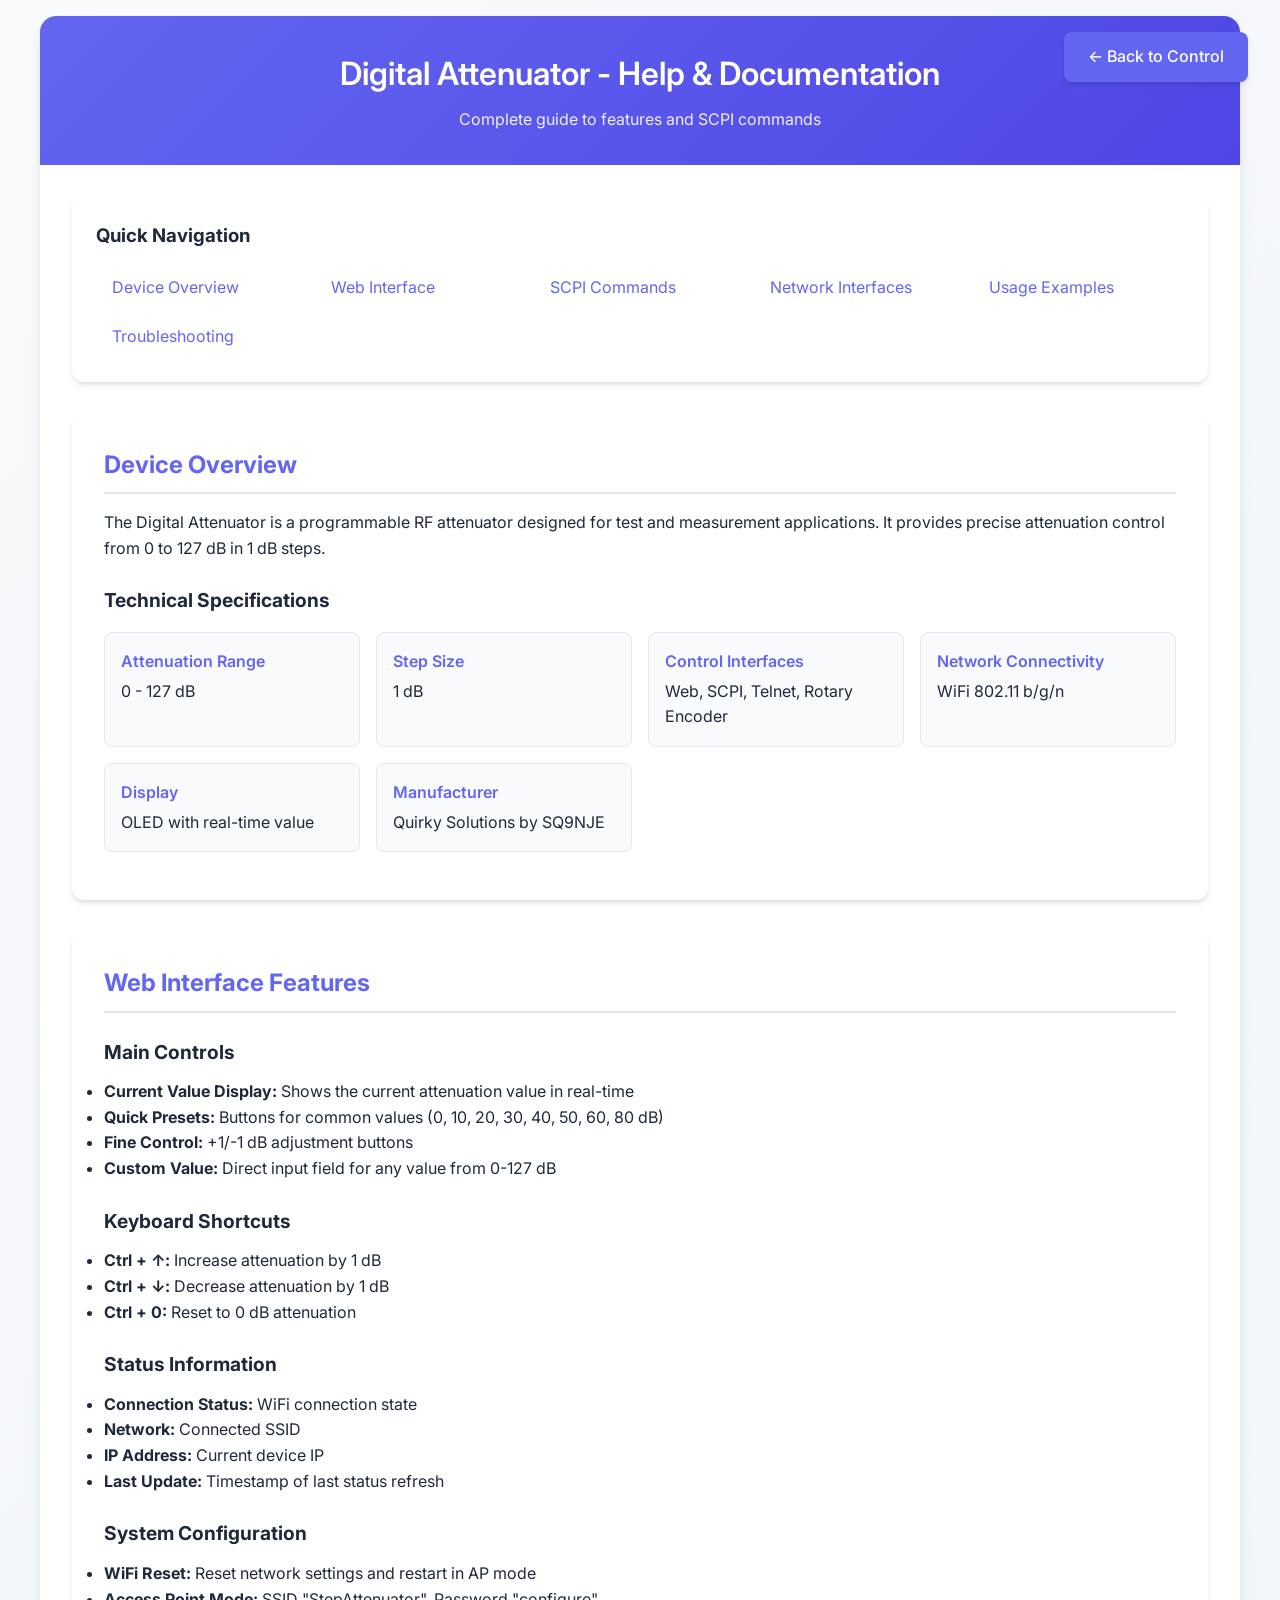
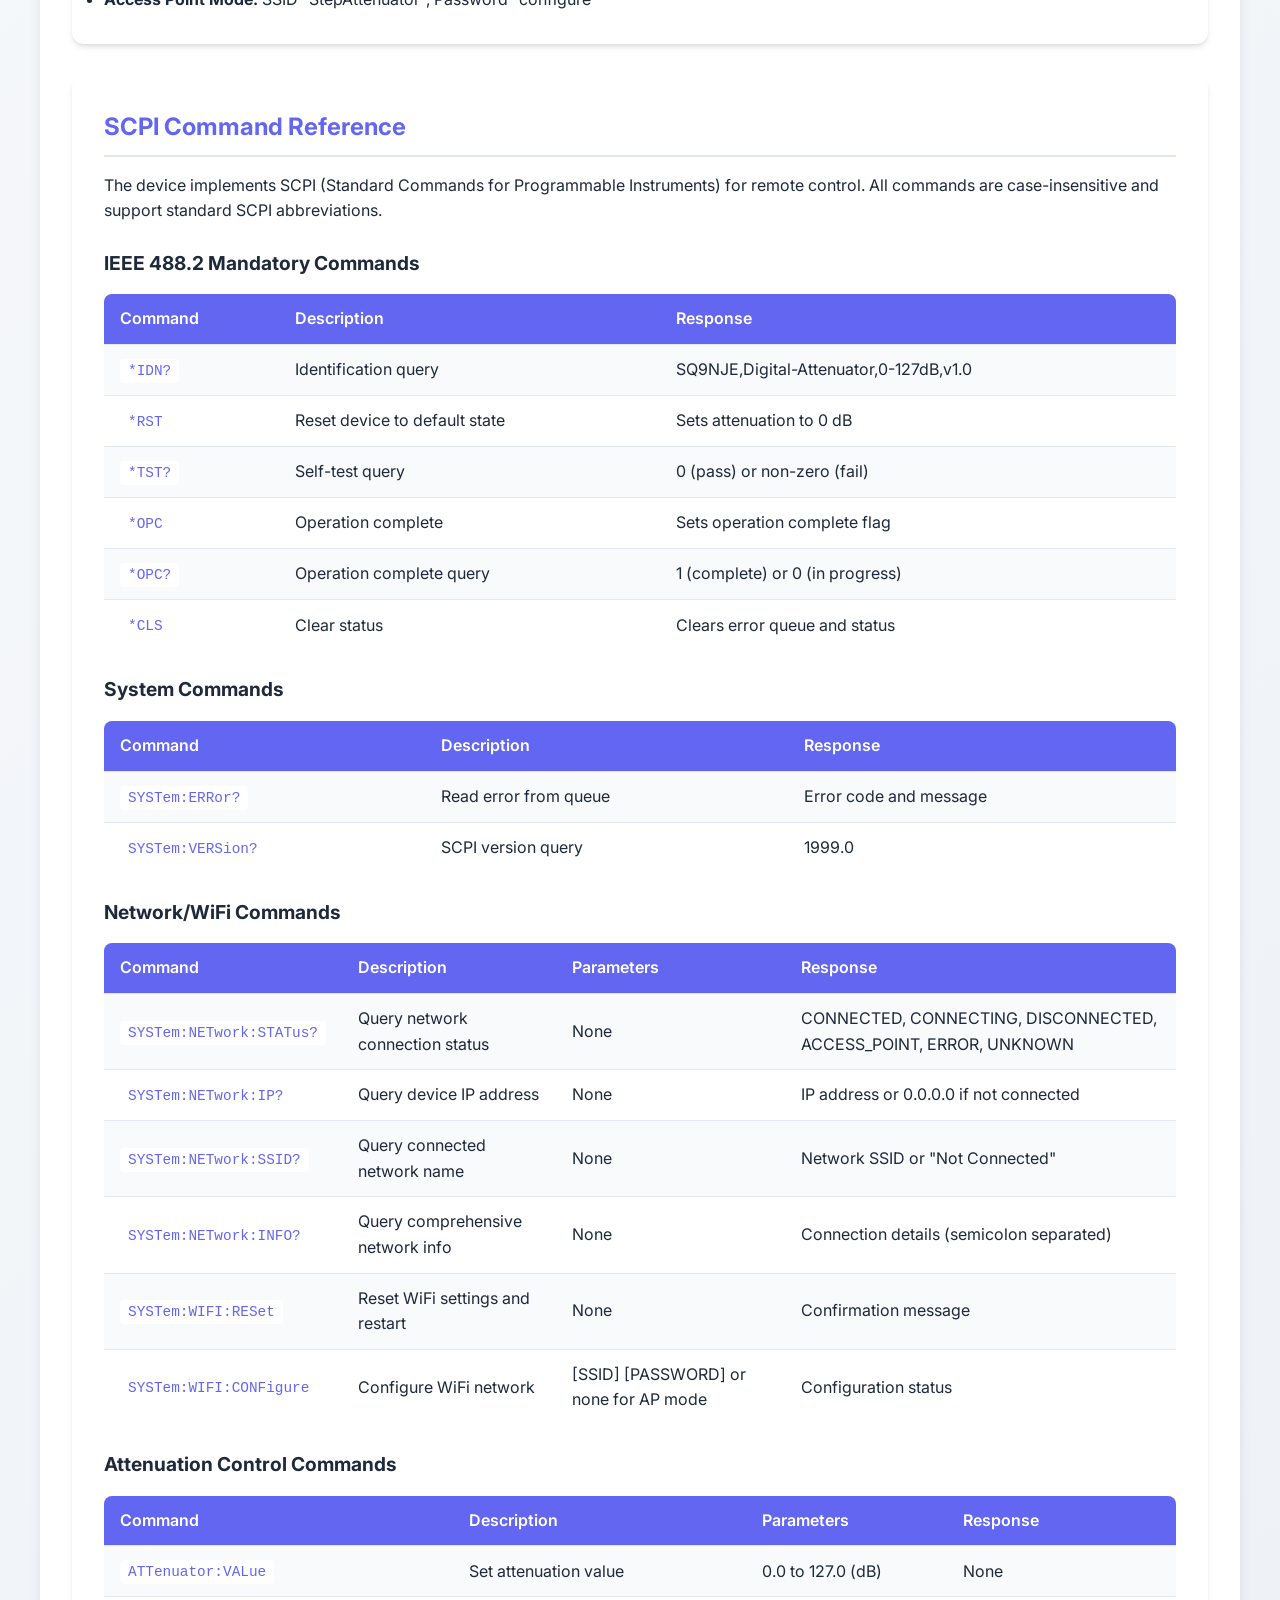
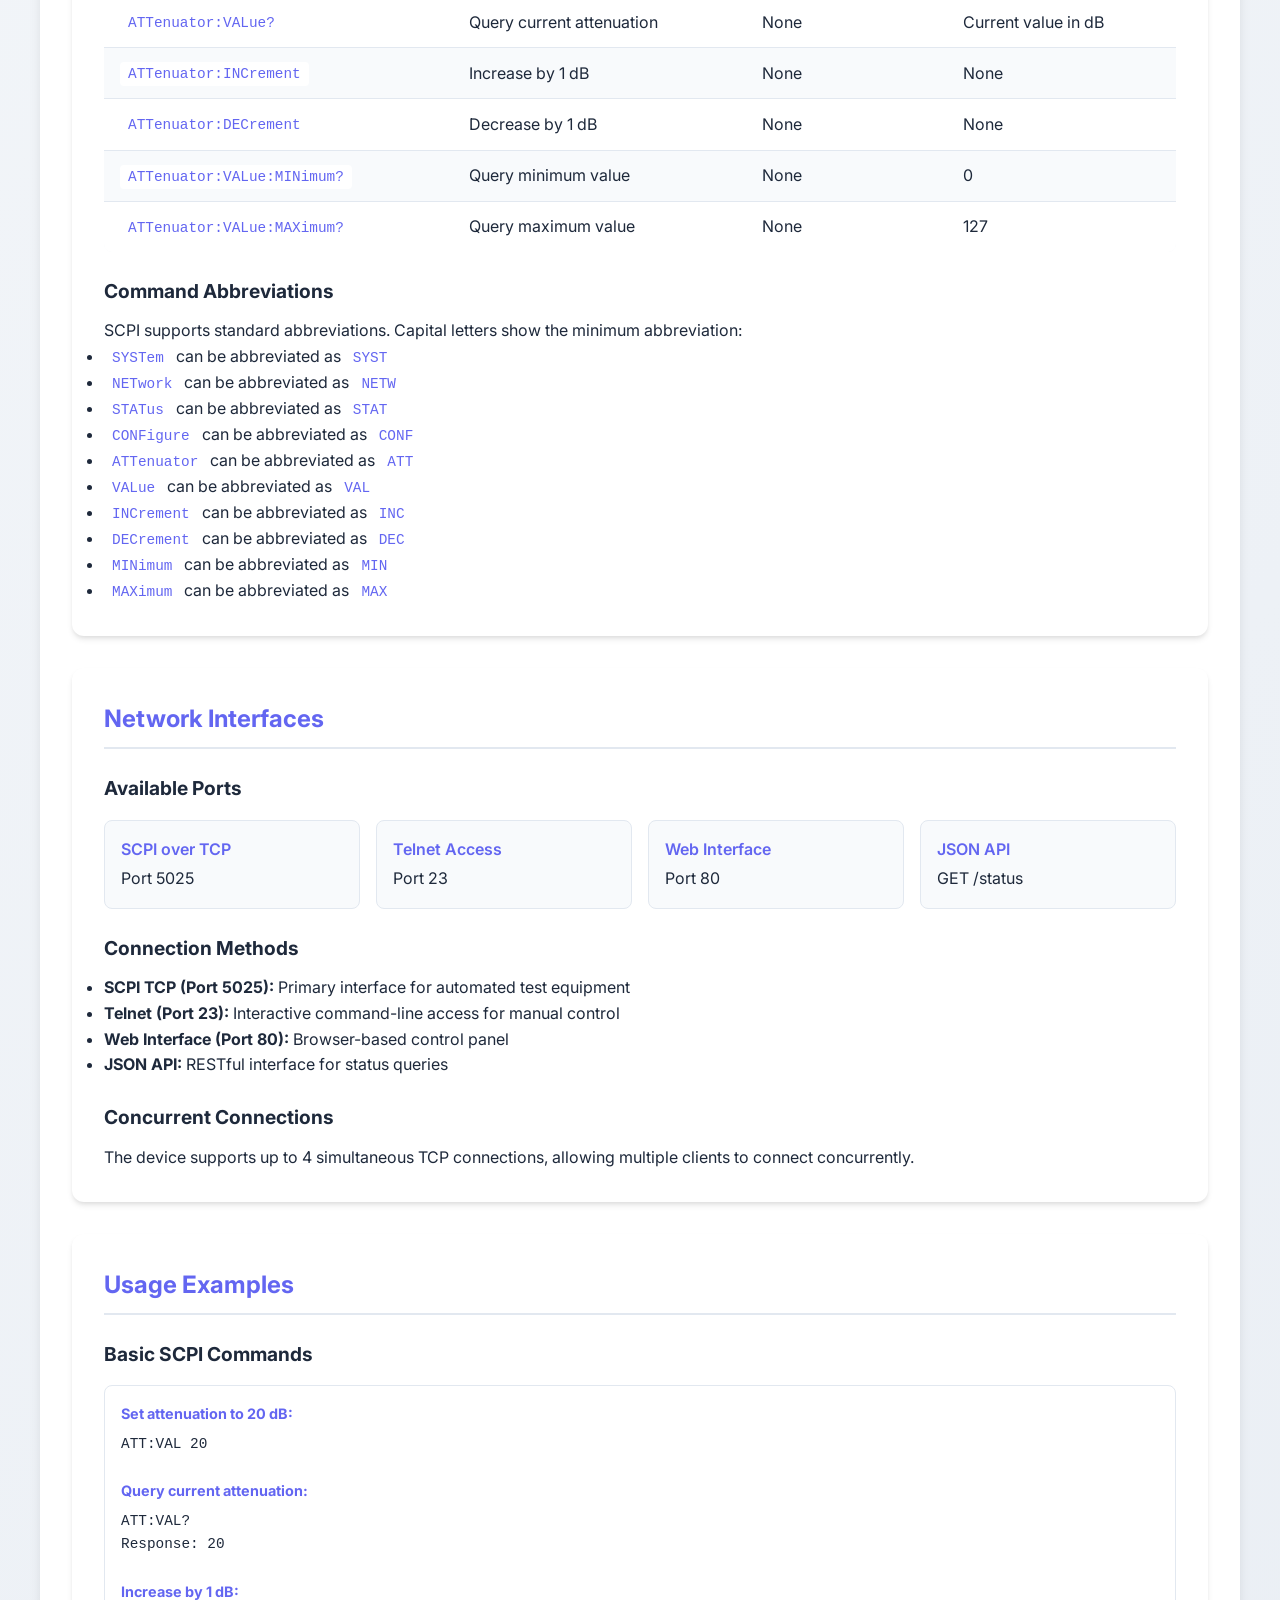
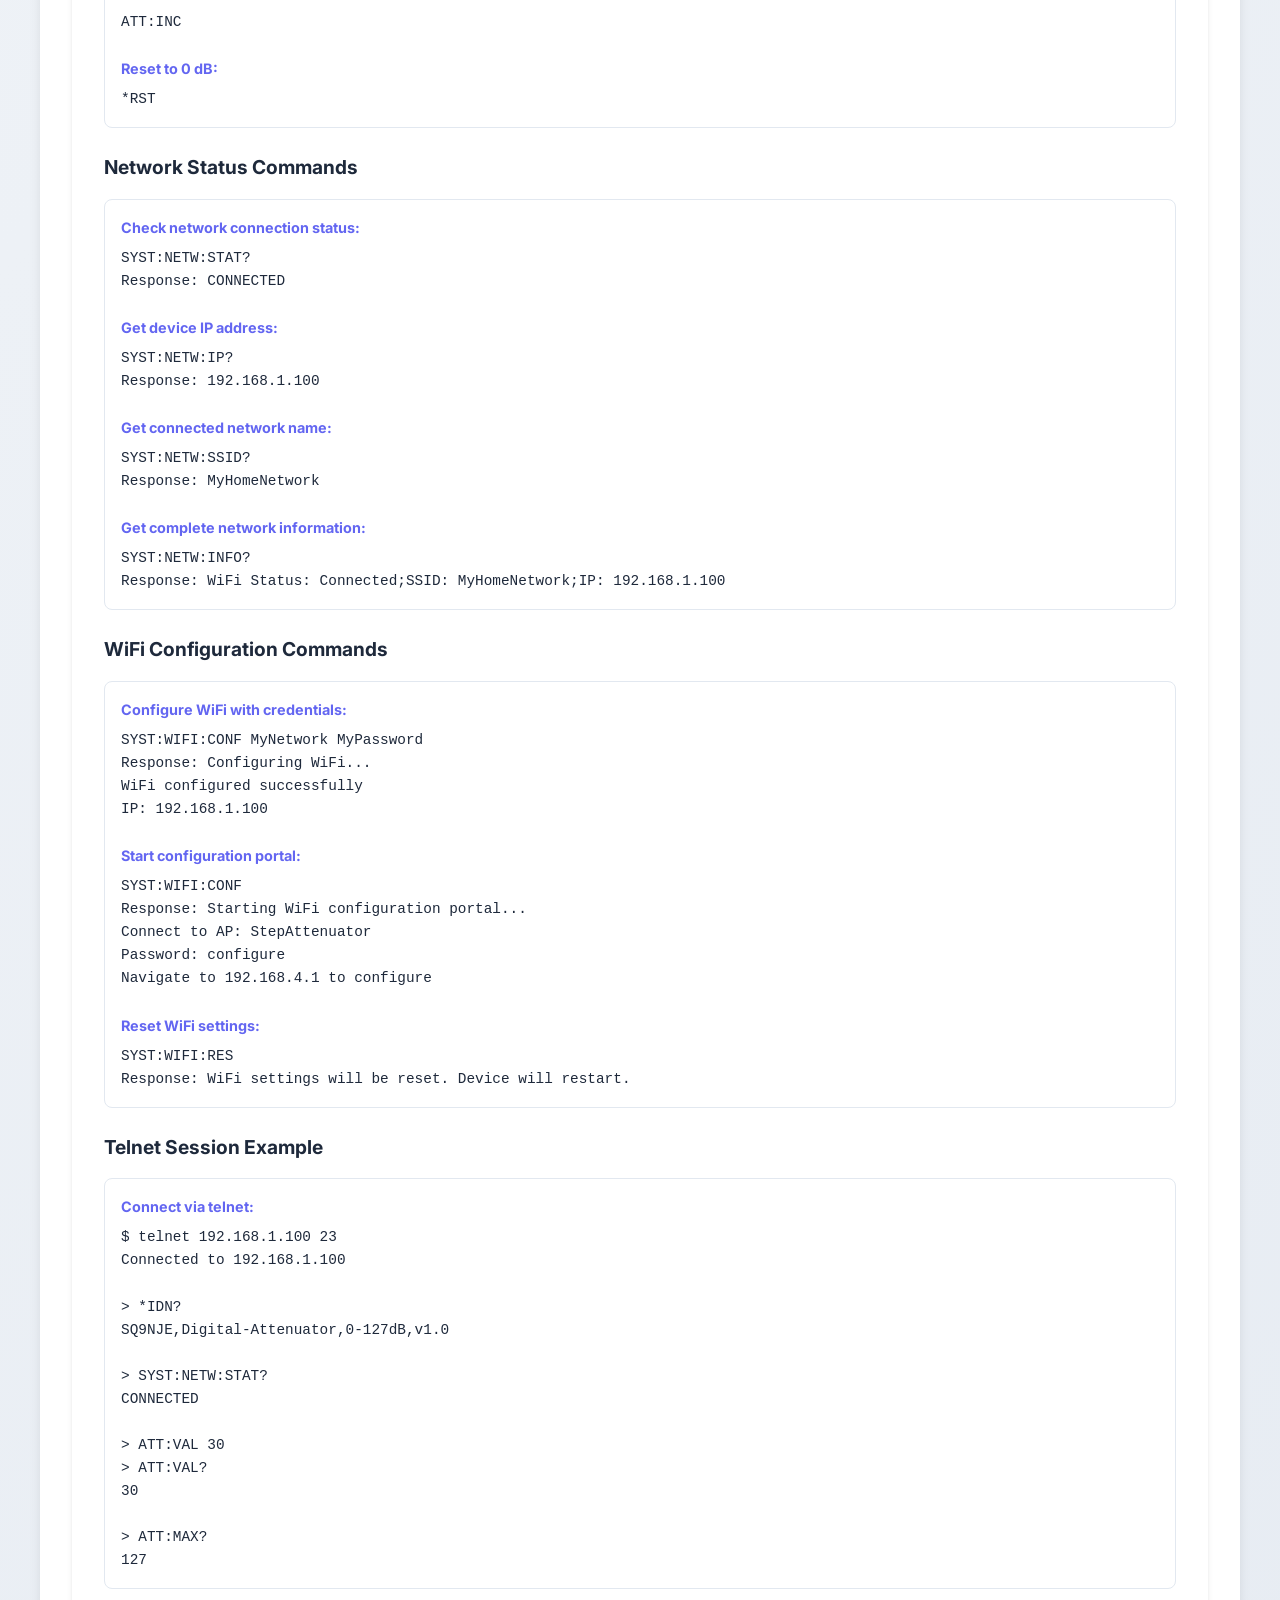
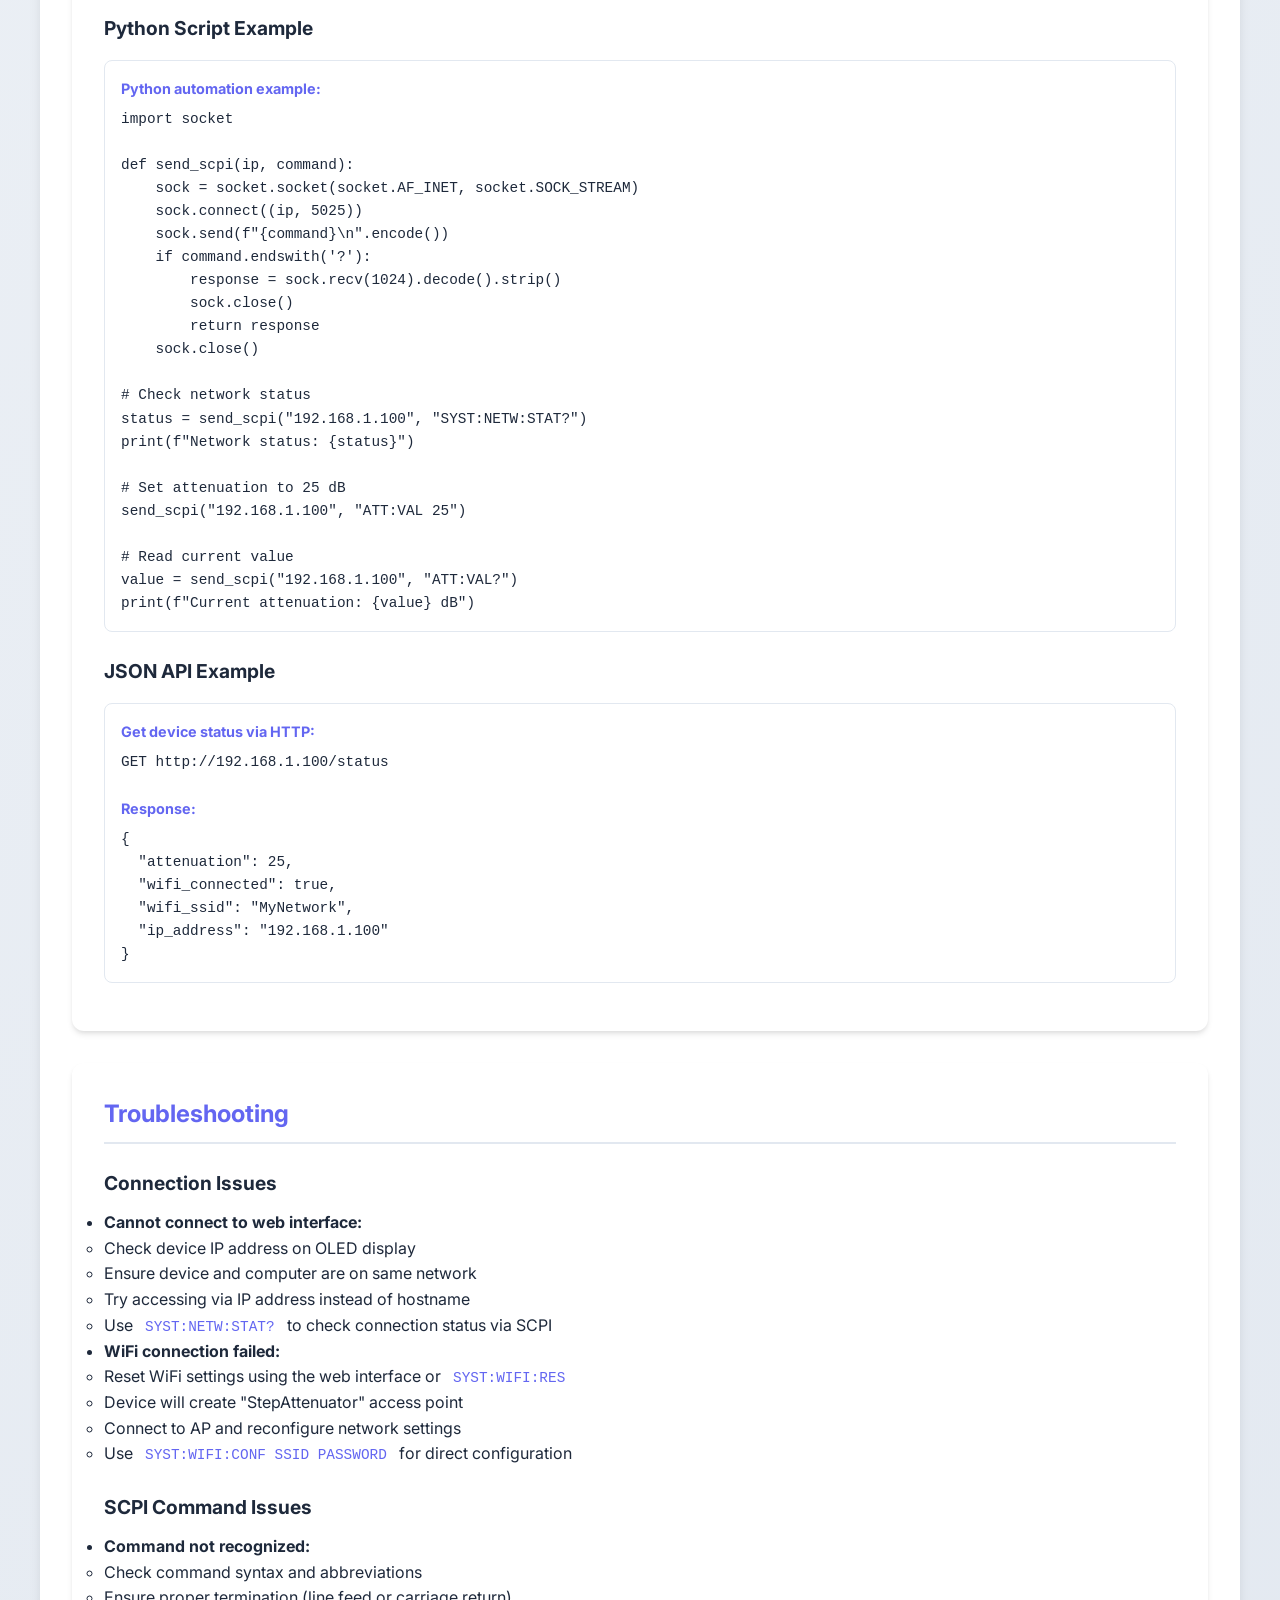
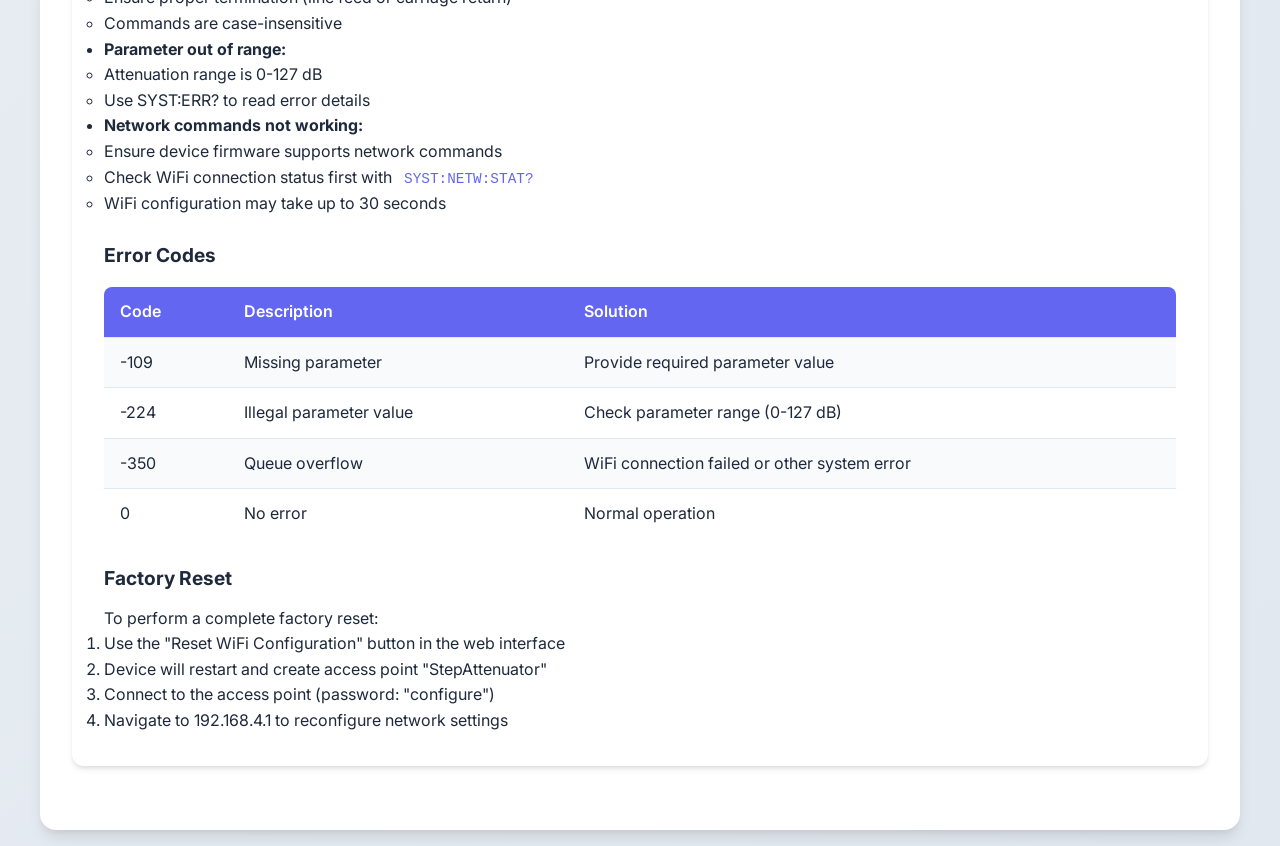
<file: firmware/step_attenuator/data/help.html>
<!DOCTYPE html>
<html>
<head>
    <title>Help - Digital Attenuator</title>
    <meta charset='UTF-8'>
    <meta name='viewport' content='width=device-width, initial-scale=1'>
    <link rel="preconnect" href="https://fonts.googleapis.com">
    <link rel="preconnect" href="https://fonts.gstatic.com" crossorigin>
    <link href="https://fonts.googleapis.com/css2?family=Inter:wght@300;400;500;600;700&display=swap" rel="stylesheet">
    <link rel="stylesheet" href="style.css">
</head>
<body>
    <div class='container'>
        <a href='/' class='back-button'>← Back to Control</a>
        
        <div class='header'>
            <h1>Digital Attenuator - Help & Documentation</h1>
            <p>Complete guide to features and SCPI commands</p>
        </div>
        
        <div class='main-content'>
            <!-- Quick Navigation -->
            <nav class='help-nav'>
                <h3 style='margin-top: 0; margin-bottom: 1rem;'>Quick Navigation</h3>
                <ul>
                    <li><a href='#overview'>Device Overview</a></li>
                    <li><a href='#web-interface'>Web Interface</a></li>
                    <li><a href='#scpi-commands'>SCPI Commands</a></li>
                    <li><a href='#network-interfaces'>Network Interfaces</a></li>
                    <li><a href='#examples'>Usage Examples</a></li>
                    <li><a href='#troubleshooting'>Troubleshooting</a></li>
                </ul>
            </nav>
            
            <!-- Device Overview -->
            <section class='help-section' id='overview'>
                <h2>Device Overview</h2>
                <p>The Digital Attenuator is a programmable RF attenuator designed for test and measurement applications. It provides precise attenuation control from 0 to 127 dB in 1 dB steps.</p>
                
                <h3>Technical Specifications</h3>
                <div class='spec-grid'>
                    <div class='spec-item'>
                        <div class='spec-label'>Attenuation Range</div>
                        <div class='spec-value'>0 - 127 dB</div>
                    </div>
                    <div class='spec-item'>
                        <div class='spec-label'>Step Size</div>
                        <div class='spec-value'>1 dB</div>
                    </div>
                    <div class='spec-item'>
                        <div class='spec-label'>Control Interfaces</div>
                        <div class='spec-value'>Web, SCPI, Telnet, Rotary Encoder</div>
                    </div>
                    <div class='spec-item'>
                        <div class='spec-label'>Network Connectivity</div>
                        <div class='spec-value'>WiFi 802.11 b/g/n</div>
                    </div>
                    <div class='spec-item'>
                        <div class='spec-label'>Display</div>
                        <div class='spec-value'>OLED with real-time value</div>
                    </div>
                    <div class='spec-item'>
                        <div class='spec-label'>Manufacturer</div>
                        <div class='spec-value'>Quirky Solutions by SQ9NJE</div>
                    </div>
                </div>
            </section>
            
            <!-- Web Interface -->
            <section class='help-section' id='web-interface'>
                <h2>Web Interface Features</h2>
                
                <h3>Main Controls</h3>
                <ul>
                    <li><strong>Current Value Display:</strong> Shows the current attenuation value in real-time</li>
                    <li><strong>Quick Presets:</strong> Buttons for common values (0, 10, 20, 30, 40, 50, 60, 80 dB)</li>
                    <li><strong>Fine Control:</strong> +1/-1 dB adjustment buttons</li>
                    <li><strong>Custom Value:</strong> Direct input field for any value from 0-127 dB</li>
                </ul>
                
                <h3>Keyboard Shortcuts</h3>
                <ul>
                    <li><strong>Ctrl + ↑:</strong> Increase attenuation by 1 dB</li>
                    <li><strong>Ctrl + ↓:</strong> Decrease attenuation by 1 dB</li>
                    <li><strong>Ctrl + 0:</strong> Reset to 0 dB attenuation</li>
                </ul>
                
                <h3>Status Information</h3>
                <ul>
                    <li><strong>Connection Status:</strong> WiFi connection state</li>
                    <li><strong>Network:</strong> Connected SSID</li>
                    <li><strong>IP Address:</strong> Current device IP</li>
                    <li><strong>Last Update:</strong> Timestamp of last status refresh</li>
                </ul>
                
                <h3>System Configuration</h3>
                <ul>
                    <li><strong>WiFi Reset:</strong> Reset network settings and restart in AP mode</li>
                    <li><strong>Access Point Mode:</strong> SSID "StepAttenuator", Password "configure"</li>
                </ul>
            </section>
            
            <!-- SCPI Commands -->
            <section class='help-section' id='scpi-commands'>
                <h2>SCPI Command Reference</h2>
                <p>The device implements SCPI (Standard Commands for Programmable Instruments) for remote control. All commands are case-insensitive and support standard SCPI abbreviations.</p>
                
                <h3>IEEE 488.2 Mandatory Commands</h3>
                <table class='command-table'>
                    <thead>
                        <tr>
                            <th>Command</th>
                            <th>Description</th>
                            <th>Response</th>
                        </tr>
                    </thead>
                    <tbody>
                        <tr>
                            <td><span class='command-code'>*IDN?</span></td>
                            <td>Identification query</td>
                            <td>SQ9NJE,Digital-Attenuator,0-127dB,v1.0</td>
                        </tr>
                        <tr>
                            <td><span class='command-code'>*RST</span></td>
                            <td>Reset device to default state</td>
                            <td>Sets attenuation to 0 dB</td>
                        </tr>
                        <tr>
                            <td><span class='command-code'>*TST?</span></td>
                            <td>Self-test query</td>
                            <td>0 (pass) or non-zero (fail)</td>
                        </tr>
                        <tr>
                            <td><span class='command-code'>*OPC</span></td>
                            <td>Operation complete</td>
                            <td>Sets operation complete flag</td>
                        </tr>
                        <tr>
                            <td><span class='command-code'>*OPC?</span></td>
                            <td>Operation complete query</td>
                            <td>1 (complete) or 0 (in progress)</td>
                        </tr>
                        <tr>
                            <td><span class='command-code'>*CLS</span></td>
                            <td>Clear status</td>
                            <td>Clears error queue and status</td>
                        </tr>
                    </tbody>
                </table>
                
                <h3>System Commands</h3>
                <table class='command-table'>
                    <thead>
                        <tr>
                            <th>Command</th>
                            <th>Description</th>
                            <th>Response</th>
                        </tr>
                    </thead>
                    <tbody>
                        <tr>
                            <td><span class='command-code'>SYSTem:ERRor?</span></td>
                            <td>Read error from queue</td>
                            <td>Error code and message</td>
                        </tr>
                        <tr>
                            <td><span class='command-code'>SYSTem:VERSion?</span></td>
                            <td>SCPI version query</td>
                            <td>1999.0</td>
                        </tr>
                    </tbody>
                </table>
                
                <h3>Network/WiFi Commands</h3>
                <table class='command-table'>
                    <thead>
                        <tr>
                            <th>Command</th>
                            <th>Description</th>
                            <th>Parameters</th>
                            <th>Response</th>
                        </tr>
                    </thead>
                    <tbody>
                        <tr>
                            <td><span class='command-code'>SYSTem:NETwork:STATus?</span></td>
                            <td>Query network connection status</td>
                            <td>None</td>
                            <td>CONNECTED, CONNECTING, DISCONNECTED, ACCESS_POINT, ERROR, UNKNOWN</td>
                        </tr>
                        <tr>
                            <td><span class='command-code'>SYSTem:NETwork:IP?</span></td>
                            <td>Query device IP address</td>
                            <td>None</td>
                            <td>IP address or 0.0.0.0 if not connected</td>
                        </tr>
                        <tr>
                            <td><span class='command-code'>SYSTem:NETwork:SSID?</span></td>
                            <td>Query connected network name</td>
                            <td>None</td>
                            <td>Network SSID or "Not Connected"</td>
                        </tr>
                        <tr>
                            <td><span class='command-code'>SYSTem:NETwork:INFO?</span></td>
                            <td>Query comprehensive network info</td>
                            <td>None</td>
                            <td>Connection details (semicolon separated)</td>
                        </tr>
                        <tr>
                            <td><span class='command-code'>SYSTem:WIFI:RESet</span></td>
                            <td>Reset WiFi settings and restart</td>
                            <td>None</td>
                            <td>Confirmation message</td>
                        </tr>
                        <tr>
                            <td><span class='command-code'>SYSTem:WIFI:CONFigure</span></td>
                            <td>Configure WiFi network</td>
                            <td>[SSID] [PASSWORD] or none for AP mode</td>
                            <td>Configuration status</td>
                        </tr>
                    </tbody>
                </table>
                
                <h3>Attenuation Control Commands</h3>
                <table class='command-table'>
                    <thead>
                        <tr>
                            <th>Command</th>
                            <th>Description</th>
                            <th>Parameters</th>
                            <th>Response</th>
                        </tr>
                    </thead>
                    <tbody>
                        <tr>
                            <td><span class='command-code'>ATTenuator:VALue</span></td>
                            <td>Set attenuation value</td>
                            <td>0.0 to 127.0 (dB)</td>
                            <td>None</td>
                        </tr>
                        <tr>
                            <td><span class='command-code'>ATTenuator:VALue?</span></td>
                            <td>Query current attenuation</td>
                            <td>None</td>
                            <td>Current value in dB</td>
                        </tr>
                        <tr>
                            <td><span class='command-code'>ATTenuator:INCrement</span></td>
                            <td>Increase by 1 dB</td>
                            <td>None</td>
                            <td>None</td>
                        </tr>
                        <tr>
                            <td><span class='command-code'>ATTenuator:DECrement</span></td>
                            <td>Decrease by 1 dB</td>
                            <td>None</td>
                            <td>None</td>
                        </tr>
                        <tr>
                            <td><span class='command-code'>ATTenuator:VALue:MINimum?</span></td>
                            <td>Query minimum value</td>
                            <td>None</td>
                            <td>0</td>
                        </tr>
                        <tr>
                            <td><span class='command-code'>ATTenuator:VALue:MAXimum?</span></td>
                            <td>Query maximum value</td>
                            <td>None</td>
                            <td>127</td>
                        </tr>
                    </tbody>
                </table>
                
                <h3>Command Abbreviations</h3>
                <p>SCPI supports standard abbreviations. Capital letters show the minimum abbreviation:</p>
                <ul>
                    <li><span class='command-code'>SYSTem</span> can be abbreviated as <span class='command-code'>SYST</span></li>
                    <li><span class='command-code'>NETwork</span> can be abbreviated as <span class='command-code'>NETW</span></li>
                    <li><span class='command-code'>STATus</span> can be abbreviated as <span class='command-code'>STAT</span></li>
                    <li><span class='command-code'>CONFigure</span> can be abbreviated as <span class='command-code'>CONF</span></li>
                    <li><span class='command-code'>ATTenuator</span> can be abbreviated as <span class='command-code'>ATT</span></li>
                    <li><span class='command-code'>VALue</span> can be abbreviated as <span class='command-code'>VAL</span></li>
                    <li><span class='command-code'>INCrement</span> can be abbreviated as <span class='command-code'>INC</span></li>
                    <li><span class='command-code'>DECrement</span> can be abbreviated as <span class='command-code'>DEC</span></li>
                    <li><span class='command-code'>MINimum</span> can be abbreviated as <span class='command-code'>MIN</span></li>
                    <li><span class='command-code'>MAXimum</span> can be abbreviated as <span class='command-code'>MAX</span></li>
                </ul>
            </section>
            
            <!-- Network Interfaces -->
            <section class='help-section' id='network-interfaces'>
                <h2>Network Interfaces</h2>
                
                <h3>Available Ports</h3>
                <div class='spec-grid'>
                    <div class='spec-item'>
                        <div class='spec-label'>SCPI over TCP</div>
                        <div class='spec-value'>Port 5025</div>
                    </div>
                    <div class='spec-item'>
                        <div class='spec-label'>Telnet Access</div>
                        <div class='spec-value'>Port 23</div>
                    </div>
                    <div class='spec-item'>
                        <div class='spec-label'>Web Interface</div>
                        <div class='spec-value'>Port 80</div>
                    </div>
                    <div class='spec-item'>
                        <div class='spec-label'>JSON API</div>
                        <div class='spec-value'>GET /status</div>
                    </div>
                </div>
                
                <h3>Connection Methods</h3>
                <ul>
                    <li><strong>SCPI TCP (Port 5025):</strong> Primary interface for automated test equipment</li>
                    <li><strong>Telnet (Port 23):</strong> Interactive command-line access for manual control</li>
                    <li><strong>Web Interface (Port 80):</strong> Browser-based control panel</li>
                    <li><strong>JSON API:</strong> RESTful interface for status queries</li>
                </ul>
                
                <h3>Concurrent Connections</h3>
                <p>The device supports up to 4 simultaneous TCP connections, allowing multiple clients to connect concurrently.</p>
            </section>
            
            <!-- Usage Examples -->
            <section class='help-section' id='examples'>
                <h2>Usage Examples</h2>
                
                <h3>Basic SCPI Commands</h3>
                <div class='example-box'>
                    <div class='example-title'>Set attenuation to 20 dB:</div>
                    ATT:VAL 20<br>
                    <br>
                    <div class='example-title'>Query current attenuation:</div>
                    ATT:VAL?<br>
                    Response: 20<br>
                    <br>
                    <div class='example-title'>Increase by 1 dB:</div>
                    ATT:INC<br>
                    <br>
                    <div class='example-title'>Reset to 0 dB:</div>
                    *RST
                </div>
                
                <h3>Network Status Commands</h3>
                <div class='example-box'>
                    <div class='example-title'>Check network connection status:</div>
                    SYST:NETW:STAT?<br>
                    Response: CONNECTED<br>
                    <br>
                    <div class='example-title'>Get device IP address:</div>
                    SYST:NETW:IP?<br>
                    Response: 192.168.1.100<br>
                    <br>
                    <div class='example-title'>Get connected network name:</div>
                    SYST:NETW:SSID?<br>
                    Response: MyHomeNetwork<br>
                    <br>
                    <div class='example-title'>Get complete network information:</div>
                    SYST:NETW:INFO?<br>
                    Response: WiFi Status: Connected;SSID: MyHomeNetwork;IP: 192.168.1.100
                </div>
                
                <h3>WiFi Configuration Commands</h3>
                <div class='example-box'>
                    <div class='example-title'>Configure WiFi with credentials:</div>
                    SYST:WIFI:CONF MyNetwork MyPassword<br>
                    Response: Configuring WiFi...<br>
                    WiFi configured successfully<br>
                    IP: 192.168.1.100<br>
                    <br>
                    <div class='example-title'>Start configuration portal:</div>
                    SYST:WIFI:CONF<br>
                    Response: Starting WiFi configuration portal...<br>
                    Connect to AP: StepAttenuator<br>
                    Password: configure<br>
                    Navigate to 192.168.4.1 to configure<br>
                    <br>
                    <div class='example-title'>Reset WiFi settings:</div>
                    SYST:WIFI:RES<br>
                    Response: WiFi settings will be reset. Device will restart.
                </div>
                
                <h3>Telnet Session Example</h3>
                <div class='example-box'>
                    <div class='example-title'>Connect via telnet:</div>
                    $ telnet 192.168.1.100 23<br>
                    Connected to 192.168.1.100<br>
                    <br>
                    > *IDN?<br>
                    SQ9NJE,Digital-Attenuator,0-127dB,v1.0<br>
                    <br>
                    > SYST:NETW:STAT?<br>
                    CONNECTED<br>
                    <br>
                    > ATT:VAL 30<br>
                    > ATT:VAL?<br>
                    30<br>
                    <br>
                    > ATT:MAX?<br>
                    127
                </div>
                
                <h3>Python Script Example</h3>
                <div class='example-box'>
                    <div class='example-title'>Python automation example:</div>
                    import socket<br>
                    <br>
                    def send_scpi(ip, command):<br>
                    &nbsp;&nbsp;&nbsp;&nbsp;sock = socket.socket(socket.AF_INET, socket.SOCK_STREAM)<br>
                    &nbsp;&nbsp;&nbsp;&nbsp;sock.connect((ip, 5025))<br>
                    &nbsp;&nbsp;&nbsp;&nbsp;sock.send(f"{command}\n".encode())<br>
                    &nbsp;&nbsp;&nbsp;&nbsp;if command.endswith('?'):<br>
                    &nbsp;&nbsp;&nbsp;&nbsp;&nbsp;&nbsp;&nbsp;&nbsp;response = sock.recv(1024).decode().strip()<br>
                    &nbsp;&nbsp;&nbsp;&nbsp;&nbsp;&nbsp;&nbsp;&nbsp;sock.close()<br>
                    &nbsp;&nbsp;&nbsp;&nbsp;&nbsp;&nbsp;&nbsp;&nbsp;return response<br>
                    &nbsp;&nbsp;&nbsp;&nbsp;sock.close()<br>
                    <br>
                    # Check network status<br>
                    status = send_scpi("192.168.1.100", "SYST:NETW:STAT?")<br>
                    print(f"Network status: {status}")<br>
                    <br>
                    # Set attenuation to 25 dB<br>
                    send_scpi("192.168.1.100", "ATT:VAL 25")<br>
                    <br>
                    # Read current value<br>
                    value = send_scpi("192.168.1.100", "ATT:VAL?")<br>
                    print(f"Current attenuation: {value} dB")
                </div>
                
                <h3>JSON API Example</h3>
                <div class='example-box'>
                    <div class='example-title'>Get device status via HTTP:</div>
                    GET http://192.168.1.100/status<br>
                    <br>
                    <div class='example-title'>Response:</div>
                    {<br>
                    &nbsp;&nbsp;"attenuation": 25,<br>
                    &nbsp;&nbsp;"wifi_connected": true,<br>
                    &nbsp;&nbsp;"wifi_ssid": "MyNetwork",<br>
                    &nbsp;&nbsp;"ip_address": "192.168.1.100"<br>
                    }
                </div>
            </section>
            
            <!-- Troubleshooting -->
            <section class='help-section' id='troubleshooting'>
                <h2>Troubleshooting</h2>
                
                <h3>Connection Issues</h3>
                <ul>
                    <li><strong>Cannot connect to web interface:</strong>
                        <ul>
                            <li>Check device IP address on OLED display</li>
                            <li>Ensure device and computer are on same network</li>
                            <li>Try accessing via IP address instead of hostname</li>
                            <li>Use <span class='command-code'>SYST:NETW:STAT?</span> to check connection status via SCPI</li>
                        </ul>
                    </li>
                    <li><strong>WiFi connection failed:</strong>
                        <ul>
                            <li>Reset WiFi settings using the web interface or <span class='command-code'>SYST:WIFI:RES</span></li>
                            <li>Device will create "StepAttenuator" access point</li>
                            <li>Connect to AP and reconfigure network settings</li>
                            <li>Use <span class='command-code'>SYST:WIFI:CONF SSID PASSWORD</span> for direct configuration</li>
                        </ul>
                    </li>
                </ul>
                
                <h3>SCPI Command Issues</h3>
                <ul>
                    <li><strong>Command not recognized:</strong>
                        <ul>
                            <li>Check command syntax and abbreviations</li>
                            <li>Ensure proper termination (line feed or carriage return)</li>
                            <li>Commands are case-insensitive</li>
                        </ul>
                    </li>
                    <li><strong>Parameter out of range:</strong>
                        <ul>
                            <li>Attenuation range is 0-127 dB</li>
                            <li>Use SYST:ERR? to read error details</li>
                        </ul>
                    </li>
                    <li><strong>Network commands not working:</strong>
                        <ul>
                            <li>Ensure device firmware supports network commands</li>
                            <li>Check WiFi connection status first with <span class='command-code'>SYST:NETW:STAT?</span></li>
                            <li>WiFi configuration may take up to 30 seconds</li>
                        </ul>
                    </li>
                </ul>
                
                <h3>Error Codes</h3>
                <table class='command-table'>
                    <thead>
                        <tr>
                            <th>Code</th>
                            <th>Description</th>
                            <th>Solution</th>
                        </tr>
                    </thead>
                    <tbody>
                        <tr>
                            <td>-109</td>
                            <td>Missing parameter</td>
                            <td>Provide required parameter value</td>
                        </tr>
                        <tr>
                            <td>-224</td>
                            <td>Illegal parameter value</td>
                            <td>Check parameter range (0-127 dB)</td>
                        </tr>
                        <tr>
                            <td>-350</td>
                            <td>Queue overflow</td>
                            <td>WiFi connection failed or other system error</td>
                        </tr>
                        <tr>
                            <td>0</td>
                            <td>No error</td>
                            <td>Normal operation</td>
                        </tr>
                    </tbody>
                </table>
                
                <h3>Factory Reset</h3>
                <p>To perform a complete factory reset:</p>
                <ol>
                    <li>Use the "Reset WiFi Configuration" button in the web interface</li>
                    <li>Device will restart and create access point "StepAttenuator"</li>
                    <li>Connect to the access point (password: "configure")</li>
                    <li>Navigate to 192.168.4.1 to reconfigure network settings</li>
                </ol>
            </section>
        </div>
    </div>
</body>
</html>
</file>
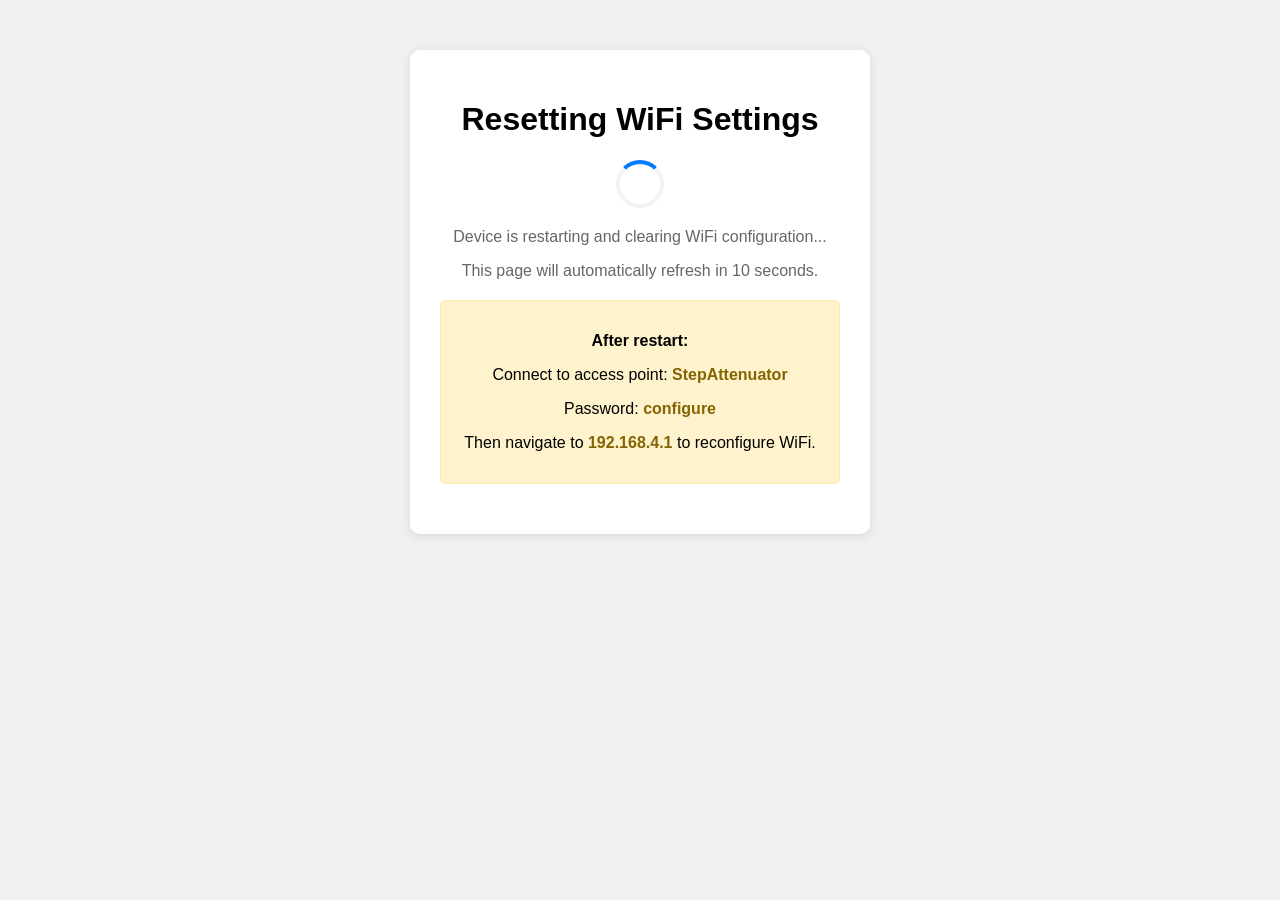
<file: firmware/step_attenuator/data/reset.html>
<!DOCTYPE html>
<html>
<head>
    <title>Resetting WiFi Settings</title>
    <meta name='viewport' content='width=device-width, initial-scale=1'>
    <meta http-equiv='refresh' content='10;url=/'>
    <style>
        body {
            font-family: Arial;
            margin: 20px;
            background: #f0f0f0;
            text-align: center;
        }
        .container {
            max-width: 400px;
            margin: 50px auto;
            background: white;
            padding: 30px;
            border-radius: 10px;
            box-shadow: 0 2px 10px rgba(0,0,0,0.1);
        }
        .spinner {
            border: 4px solid #f3f3f3;
            border-top: 4px solid #007bff;
            border-radius: 50%;
            width: 40px;
            height: 40px;
            animation: spin 1s linear infinite;
            margin: 20px auto;
        }
        @keyframes spin {
            0% { transform: rotate(0deg); }
            100% { transform: rotate(360deg); }
        }
        .message {
            color: #666;
            margin: 20px 0;
        }
        .ap-info {
            background: #fff3cd;
            border: 1px solid #ffeaa7;
            border-radius: 5px;
            padding: 15px;
            margin: 20px 0;
        }
        .ap-name {
            font-weight: bold;
            color: #856404;
        }
    </style>
</head>
<body>
    <div class='container'>
        <h1>Resetting WiFi Settings</h1>
        <div class='spinner'></div>
        <div class='message'>
            <p>Device is restarting and clearing WiFi configuration...</p>
            <p>This page will automatically refresh in 10 seconds.</p>
        </div>
        <div class='ap-info'>
            <p><strong>After restart:</strong></p>
            <p>Connect to access point: <span class='ap-name'>StepAttenuator</span></p>
            <p>Password: <span class='ap-name'>configure</span></p>
            <p>Then navigate to <span class='ap-name'>192.168.4.1</span> to reconfigure WiFi.</p>
        </div>
    </div>
</body>
</html>
</file>
<file: firmware/step_attenuator/data/style.css>
:root {
    --primary: #6366f1;
    --primary-dark: #4f46e5;
    --secondary: #f1f5f9;
    --accent: #10b981;
    --warning: #f59e0b;
    --danger: #ef4444;
    --background: #f8fafc;
    --surface: #ffffff;
    --text-primary: #1e293b;
    --text-secondary: #64748b;
    --text-muted: #94a3b8;
    --border: #e2e8f0;
    --shadow: 0 4px 6px -1px rgba(0, 0, 0, 0.1), 0 2px 4px -1px rgba(0, 0, 0, 0.06);
    --shadow-lg: 0 10px 15px -3px rgba(0, 0, 0, 0.1), 0 4px 6px -2px rgba(0, 0, 0, 0.05);
    
    /* Additional CSS variables for help page compatibility */
    --primary-color: var(--primary);
    --bg-color: var(--background);
    --card-bg: var(--surface);
    --text-color: var(--text-primary);
    --border-color: var(--border);
    --card-shadow: var(--shadow);
}

* {
    margin: 0;
    padding: 0;
    box-sizing: border-box;
}

body {
    font-family: 'Inter', -apple-system, BlinkMacSystemFont, 'Segoe UI', sans-serif;
    background: linear-gradient(135deg, var(--background) 0%, #e2e8f0 100%);
    color: var(--text-primary);
    line-height: 1.6;
    min-height: 100vh;
    padding: 1rem;
}

.container {
    max-width: 1200px;
    margin: 0 auto;
    background: var(--surface);
    border-radius: 16px;
    box-shadow: var(--shadow-lg);
    overflow: hidden;
    animation: slideUp 0.6s ease-out;
}

@keyframes slideUp {
    from {
        opacity: 0;
        transform: translateY(20px);
    }
    to {
        opacity: 1;
        transform: translateY(0);
    }
}

.header {
    background: linear-gradient(135deg, var(--primary) 0%, var(--primary-dark) 100%);
    color: white;
    padding: 2rem;
    text-align: center;
}

.header h1 {
    font-size: 2rem;
    font-weight: 600;
    margin-bottom: 0.5rem;
}

.header p {
    opacity: 0.9;
    font-size: 1rem;
}

.main-content {
    padding: 2rem;
}

.current-value {
    text-align: center;
    margin-bottom: 2rem;
    padding: 2rem;
    background: linear-gradient(135deg, var(--secondary) 0%, #e2e8f0 100%);
    border-radius: 12px;
    position: relative;
    overflow: hidden;
}

.current-value::before {
    content: '';
    position: absolute;
    top: 0;
    left: 0;
    right: 0;
    height: 4px;
    background: linear-gradient(90deg, var(--primary), var(--accent), var(--primary));
    background-size: 200% 100%;
    animation: gradient 3s ease infinite;
}

@keyframes gradient {
    0%, 100% { background-position: 0% 50%; }
    50% { background-position: 100% 50%; }
}

.value-display {
    font-size: 3.5rem;
    font-weight: 700;
    color: var(--primary);
    margin-bottom: 0.5rem;
    transition: all 0.3s ease;
}

.value-unit {
    font-size: 1.2rem;
    color: var(--text-secondary);
    font-weight: 500;
}

.status-grid {
    display: grid;
    grid-template-columns: repeat(auto-fit, minmax(200px, 1fr));
    gap: 1rem;
    margin-bottom: 2rem;
}

.status-card {
    background: var(--surface);
    border: 1px solid var(--border);
    border-radius: 12px;
    padding: 1.5rem;
    transition: all 0.3s ease;
    position: relative;
    overflow: hidden;
}

.status-card::before {
    content: '';
    position: absolute;
    top: 0;
    left: 0;
    right: 0;
    height: 3px;
    background: var(--primary);
    opacity: 0;
    transition: opacity 0.3s ease;
}

.status-card:hover {
    transform: translateY(-2px);
    box-shadow: var(--shadow-lg);
}

.status-card:hover::before {
    opacity: 1;
}

.status-label {
    font-size: 0.875rem;
    color: var(--text-muted);
    font-weight: 500;
    text-transform: uppercase;
    letter-spacing: 0.05em;
    margin-bottom: 0.5rem;
}

.status-value {
    font-size: 1.125rem;
    font-weight: 600;
    color: var(--text-primary);
    transition: color 0.3s ease;
}

.status-online {
    color: var(--accent);
}

.status-offline {
    color: var(--danger);
}

.control-section {
    background: var(--secondary);
    border-radius: 12px;
    padding: 2rem;
    margin-bottom: 2rem;
}

.section-title {
    font-size: 1.5rem;
    font-weight: 600;
    color: var(--text-primary);
    margin-bottom: 1.5rem;
    display: flex;
    align-items: center;
    gap: 0.5rem;
}

.preset-grid {
    display: grid;
    grid-template-columns: repeat(auto-fit, minmax(80px, 1fr));
    gap: 0.75rem;
    margin-bottom: 2rem;
}

.btn {
    padding: 0.75rem 1.5rem;
    border: none;
    border-radius: 8px;
    font-weight: 500;
    font-size: 0.875rem;
    cursor: pointer;
    transition: all 0.2s ease;
    position: relative;
    overflow: hidden;
}

.btn::before {
    content: '';
    position: absolute;
    top: 50%;
    left: 50%;
    width: 0;
    height: 0;
    background: rgba(255, 255, 255, 0.3);
    border-radius: 50%;
    transform: translate(-50%, -50%);
    transition: width 0.3s ease, height 0.3s ease;
}

.btn:active::before {
    width: 300px;
    height: 300px;
}

.btn-primary {
    background: var(--primary);
    color: white;
}

.btn-primary:hover {
    background: var(--primary-dark);
    transform: translateY(-1px);
}

.btn-secondary {
    background: var(--surface);
    color: var(--text-primary);
    border: 1px solid var(--border);
}

.btn-secondary:hover {
    background: var(--border);
    transform: translateY(-1px);
}

.btn-danger {
    background: var(--danger);
    color: white;
}

.btn-danger:hover {
    background: #dc2626;
}

.control-group {
    display: flex;
    gap: 1rem;
    align-items: center;
    justify-content: center;
    margin-bottom: 2rem;
}

.input-group {
    display: flex;
    align-items: center;
    gap: 1rem;
    justify-content: center;
    flex-wrap: wrap;
}

.input-field {
    padding: 0.75rem 1rem;
    border: 1px solid var(--border);
    border-radius: 8px;
    font-size: 1rem;
    width: 120px;
    text-align: center;
    transition: all 0.2s ease;
}

.input-field:focus {
    outline: none;
    border-color: var(--primary);
    box-shadow: 0 0 0 3px rgba(99, 102, 241, 0.1);
}

.status-indicator {
    display: inline-block;
    width: 8px;
    height: 8px;
    border-radius: 50%;
    margin-right: 0.5rem;
    animation: pulse 2s infinite;
}

.indicator-online {
    background: var(--accent);
}

.indicator-offline {
    background: var(--danger);
}

@keyframes pulse {
    0%, 100% { opacity: 1; }
    50% { opacity: 0.5; }
}

.last-update {
    text-align: center;
    font-size: 0.8rem;
    color: var(--text-muted);
    margin-top: 1rem;
    padding-top: 1rem;
    border-top: 1px solid var(--border);
}

.network-info {
    background: var(--surface);
    border: 1px solid var(--border);
    border-radius: 12px;
    padding: 1.5rem;
    margin-bottom: 1rem;
}

.info-grid {
    display: grid;
    grid-template-columns: repeat(auto-fit, minmax(200px, 1fr));
    gap: 1rem;
}

.info-item {
    padding: 1rem;
    background: var(--secondary);
    border-radius: 8px;
    border-left: 4px solid var(--primary);
}

.loading {
    opacity: 0.6;
    pointer-events: none;
}

.collapsible-section {
    background: var(--surface);
    border: 1px solid var(--border);
    border-radius: 12px;
    margin-bottom: 1rem;
    overflow: hidden;
    transition: all 0.3s ease;
}

.collapsible-header {
    font-size: 1.25rem;
    font-weight: 600;
    color: var(--text-primary);
    margin: 0;
    padding: 1.5rem;
    cursor: pointer;
    background: var(--secondary);
    border: none;
    display: flex;
    align-items: center;
    gap: 0.75rem;
    transition: all 0.2s ease;
    user-select: none;
}

.collapsible-header:hover {
    background: var(--border);
}

.collapse-icon {
    font-size: 0.875rem;
    color: var(--primary);
    transition: transform 0.2s ease;
    font-family: monospace;
}

.collapsible-content {
    padding: 1.5rem;
    transition: all 0.3s ease;
    overflow: hidden;
}

.collapsible-content.collapsed {
    max-height: 0;
    padding-top: 0;
    padding-bottom: 0;
    opacity: 0;
}

/* Help Page Styles */
.help-nav {
    background: var(--card-bg);
    border-radius: 12px;
    padding: 1.5rem;
    margin-bottom: 2rem;
    box-shadow: var(--card-shadow);
}

.help-nav ul {
    list-style: none;
    padding: 0;
    margin: 0;
    display: grid;
    grid-template-columns: repeat(auto-fit, minmax(200px, 1fr));
    gap: 0.5rem;
}

.help-nav li {
    margin: 0;
}

.help-nav a {
    color: var(--primary-color);
    text-decoration: none;
    padding: 0.5rem 1rem;
    border-radius: 8px;
    display: block;
    transition: background-color 0.2s;
}

.help-nav a:hover {
    background: var(--primary-color);
    color: white;
}

.help-section {
    background: var(--card-bg);
    border-radius: 12px;
    padding: 2rem;
    margin-bottom: 2rem;
    box-shadow: var(--card-shadow);
}

.help-section h2 {
    color: var(--primary-color);
    margin-top: 0;
    margin-bottom: 1rem;
    font-size: 1.5rem;
    border-bottom: 2px solid var(--border-color);
    padding-bottom: 0.5rem;
}

.help-section h3 {
    color: var(--text-color);
    margin-top: 1.5rem;
    margin-bottom: 0.75rem;
    font-size: 1.2rem;
}

.command-table {
    width: 100%;
    border-collapse: collapse;
    margin: 1rem 0;
    background: var(--bg-color);
    border-radius: 8px;
    overflow: hidden;
}

.command-table th,
.command-table td {
    padding: 0.75rem 1rem;
    text-align: left;
    border-bottom: 1px solid var(--border-color);
}

.command-table th {
    background: var(--primary-color);
    color: white;
    font-weight: 600;
}

.command-table tr:last-child td {
    border-bottom: none;
}

.command-table tr:nth-child(even) {
    background: var(--card-bg);
}

.command-code {
    font-family: 'Courier New', monospace;
    background: var(--card-bg);
    padding: 0.25rem 0.5rem;
    border-radius: 4px;
    font-size: 0.9rem;
    color: var(--primary-color);
}

.example-box {
    background: var(--card-bg);
    border: 1px solid var(--border-color);
    border-radius: 8px;
    padding: 1rem;
    margin: 1rem 0;
    font-family: 'Courier New', monospace;
    font-size: 0.9rem;
}

.example-title {
    font-weight: bold;
    margin-bottom: 0.5rem;
    color: var(--primary-color);
    font-family: 'Inter', sans-serif;
}

.spec-grid {
    display: grid;
    grid-template-columns: repeat(auto-fit, minmax(250px, 1fr));
    gap: 1rem;
    margin: 1rem 0;
}

.spec-item {
    background: var(--bg-color);
    padding: 1rem;
    border-radius: 8px;
    border: 1px solid var(--border-color);
}

.spec-label {
    font-weight: 600;
    color: var(--primary-color);
    margin-bottom: 0.25rem;
}

.spec-value {
    color: var(--text-color);
}

.back-button {
    position: fixed;
    top: 2rem;
    right: 2rem;
    background: var(--primary-color);
    color: white;
    padding: 0.75rem 1.5rem;
    border-radius: 8px;
    text-decoration: none;
    font-weight: 500;
    box-shadow: var(--card-shadow);
    transition: transform 0.2s;
}

.back-button:hover {
    transform: translateY(-2px);
    color: white;
}

@media (max-width: 768px) {
    .container {
        margin: 0.5rem;
        border-radius: 12px;
    }
    
    .header {
        padding: 1.5rem;
    }
    
    .header h1 {
        font-size: 1.5rem;
    }
    
    .main-content {
        padding: 1.5rem;
    }
    
    .value-display {
        font-size: 2.5rem;
    }
    
    .preset-grid {
        grid-template-columns: repeat(4, 1fr);
    }
    
    .control-group {
        flex-direction: column;
    }
    
    .back-button {
        position: static;
        display: block;
        text-align: center;
        margin-bottom: 2rem;
    }
}
</file>
